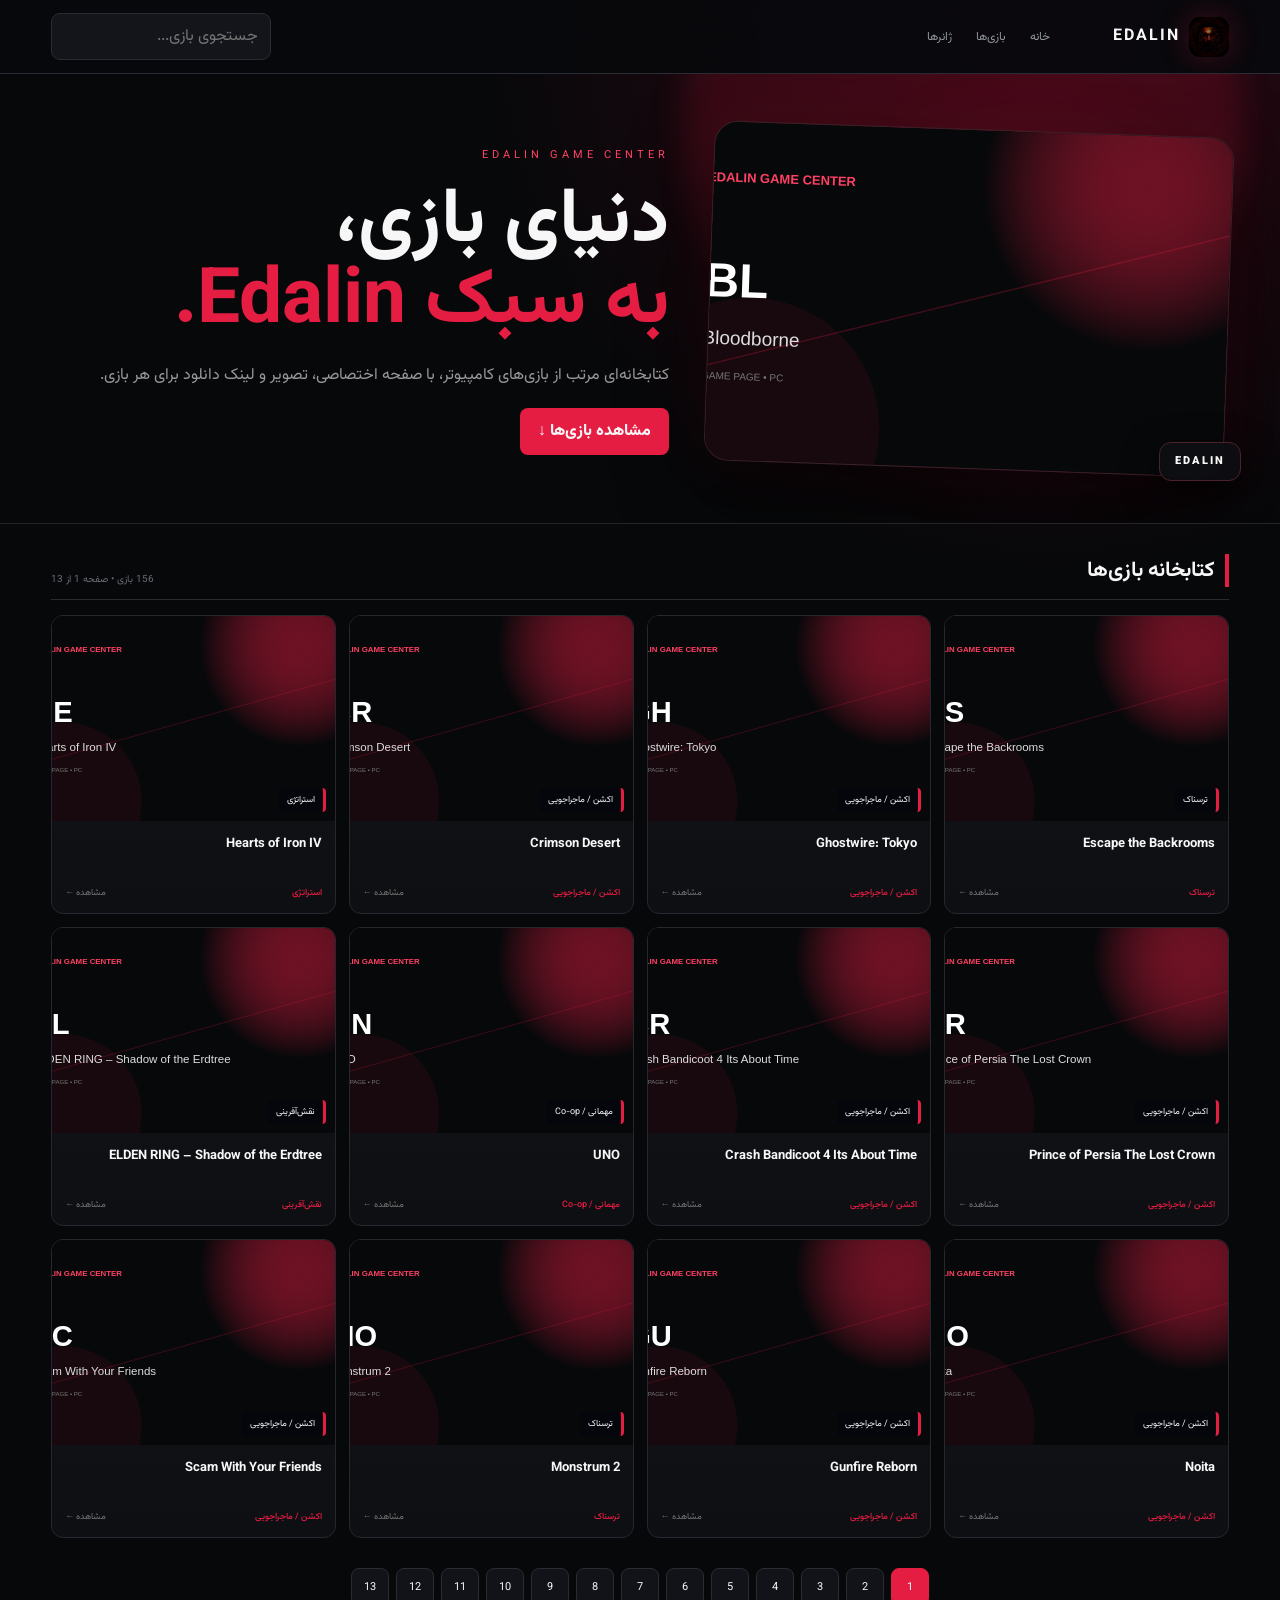
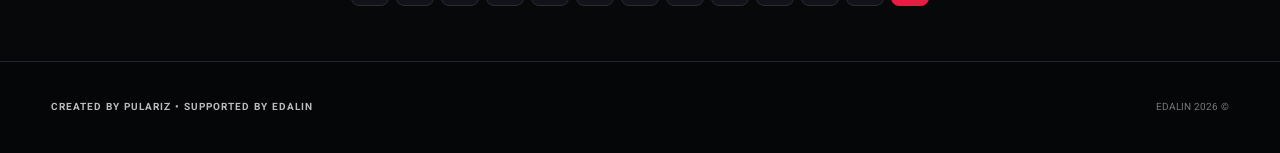
<file: index.html>
<!doctype html><html lang="fa" dir="rtl"><head><meta charset="utf-8"><meta name="viewport" content="width=device-width,initial-scale=1"><title>Edalin — کتابخانه بازی‌ها</title><link rel="icon" type="image/png" href="assets/favicon.png"><link rel="shortcut icon" type="image/png" href="assets/favicon.png"><style>
@import url("https://fonts.googleapis.com/css2?family=Vazirmatn:wght@400;500;600;700;800;900&display=swap");:root{--r:#e51d42;--r2:#ff4164;--bg:#07080a;--p:#101216;--l:#292c33;--m:#858995}*{box-sizing:border-box}html{scroll-behavior:smooth}body{margin:0;background:radial-gradient(circle at 82% 0,#300814,transparent 28%),var(--bg);color:#f7f7f8;font-family:Vazirmatn,Arial,sans-serif}a{text-decoration:none;color:inherit}button,input{font:inherit}.top{height:74px;position:sticky;top:0;z-index:100;display:flex;align-items:center;gap:18px;padding:0 4%;background:#08090ced;border-bottom:1px solid var(--l);backdrop-filter:blur(20px)}.logo{display:flex;align-items:center;gap:9px;min-width:150px}.logo img{width:40px;height:40px;border-radius:11px;object-fit:cover;box-shadow:0 0 30px #e51d4240}.logo b{letter-spacing:2px}.nav{display:flex;gap:2px;flex:1;overflow:auto}.nav a{padding:26px 11px;color:#92959d;font-size:12px;white-space:nowrap}.nav a:hover,.nav .active{color:#fff;border-bottom:3px solid var(--r)}.search{position:relative}.search input{width:220px;background:#13151a;border:1px solid var(--l);color:#fff;border-radius:9px;padding:10px 12px;outline:none}.results{position:absolute;top:46px;right:0;width:360px;max-height:420px;overflow:auto;background:#111319;border:1px solid #353840;border-radius:10px;box-shadow:0 20px 50px #000b;display:none}.results a{display:block;padding:11px 14px;border-bottom:1px solid #24272d}.results a:hover{background:#1b1d23}.results small{display:block;color:#777;font-size:9px;margin-top:3px}.btn{display:inline-flex;align-items:center;justify-content:center;background:var(--r);padding:11px 18px;border-radius:8px;font-weight:800;transition:.25s}.btn:hover{background:var(--r2);transform:translateY(-2px);box-shadow:0 10px 30px #e51d4235}.hero{min-height:450px;display:flex;align-items:center;position:relative;overflow:hidden;border-bottom:1px solid #22252b} .hero{gap:40px;padding:45px 4%}.heroIn{position:relative;z-index:2;flex:1;min-width:0}.heroArt{position:relative;z-index:2;width:min(42vw,520px);height:340px;flex:0 0 min(42vw,520px);display:flex;align-items:center;justify-content:center;overflow:visible}.heroArt img{width:100%;height:100%;object-fit:cover;border-radius:24px;border:1px solid #3a2028;box-shadow:0 30px 80px #000b,0 0 55px #e51d4220;transform:rotate(2deg);transition:transform .45s ease,box-shadow .45s ease}.heroArt:hover img{transform:rotate(0) scale(1.025);box-shadow:0 35px 90px #000d,0 0 70px #e51d4240}.heroArtBadge{position:absolute;right:-12px;bottom:-12px;background:#0d0e12eF;border:1px solid #4b222c;border-radius:12px;padding:10px 15px;font-size:11px;font-weight:900;letter-spacing:2px;box-shadow:0 12px 35px #000b}.heroGlow{position:absolute;width:280px;height:280px;border-radius:50%;background:#e51d4235;filter:blur(50px);right:12%;top:10%;animation:float 7s ease-in-out infinite;pointer-events:none}@media(max-width:800px){.hero{flex-direction:column-reverse;padding:35px 5%;gap:25px}.heroArt{width:min(90vw,520px);height:270px;flex-basis:270px}.heroIn{width:100%}}.hero:before{content:"";position:absolute;width:560px;height:560px;border-radius:50%;right:3%;top:-230px;background:#e51d4228;filter:blur(15px);animation:float 9s ease-in-out infinite}.heroIn,.wrap,.gamePage{width:min(1500px,92%);margin:auto;position:relative;z-index:2}.eyebrow{font-size:11px;color:var(--r2);letter-spacing:4px}.hero h1{font-size:clamp(45px,6vw,82px);line-height:1.05;margin:15px 0}.hero h1 span{color:var(--r)}.hero p{max-width:680px;color:#999;line-height:2}.head{display:flex;align-items:end;justify-content:space-between;padding:30px 0 12px;border-bottom:1px solid var(--l);margin-bottom:15px}.head h2{margin:0;border-right:4px solid var(--r);padding-right:10px;font-size:21px}.head span{font-size:10px;color:#686c75}.grid{display:grid;grid-template-columns:repeat(4,1fr);gap:13px}.card{background:linear-gradient(180deg,#13151a,#0d0f12);border:1px solid #25282f;border-radius:12px;overflow:hidden;opacity:0;animation:in .5s ease forwards;animation-delay:calc(var(--i)*35ms);transition:.25s}.card:hover{transform:translateY(-7px) scale(1.012);border-color:#e51d4275;box-shadow:0 20px 50px #0009}.cover{height:205px;position:relative;overflow:hidden;background:#0a0b0e}.cover img{width:100%;height:100%;object-fit:cover;display:block;transition:.5s}.card:hover .cover img{transform:scale(1.07)}.tag{position:absolute;right:9px;bottom:9px;background:#05060cdd;border-right:3px solid var(--r);padding:5px 8px;border-radius:4px;font-size:9px}.details{padding:13px}.details h3{font-size:13px;line-height:1.65;margin:0 0 9px;min-height:43px}.meta{display:flex;justify-content:space-between;color:#777;font-size:9px}.meta b{color:var(--r);font-weight:500}.pager{display:flex;justify-content:center;gap:7px;margin:30px 0}.pager a,.pager span{min-width:38px;height:38px;display:grid;place-items:center;background:#111319;border:1px solid #292c33;border-radius:8px;font-size:11px}.pager .current,.pager a:hover{background:var(--r);border-color:var(--r)}.genres{display:grid;grid-template-columns:repeat(4,1fr);gap:12px;margin:30px 0 60px}.genreBox{padding:25px;background:linear-gradient(135deg,#15171c,#0d0f12);border:1px solid var(--l);border-radius:12px;transition:.25s}.genreBox:hover{transform:translateY(-5px);border-color:#e51d4270}.gamePage{padding:25px 0 70px}.crumb{font-size:11px;color:#777;margin:15px 0 20px}.gameHero{display:grid;grid-template-columns:1.25fr .75fr;min-height:500px;background:var(--p);border:1px solid var(--l);border-radius:15px;overflow:hidden}.gameCover{min-height:500px;background:#090a0c}.gameCover img{width:100%;height:100%;object-fit:cover;display:block}.gameInfo{padding:55px}.gameInfo small{color:var(--r2);letter-spacing:2px}.gameInfo h1{font-size:44px;line-height:1.3;margin:15px 0}.tags{display:flex;flex-wrap:wrap;gap:7px;margin:20px 0}.tags span{background:#191b20;border:1px solid #2b2e35;padding:6px 9px;border-radius:6px;font-size:10px;color:#bbb}.gameInfo p{color:#999;line-height:2}.download{display:block;text-align:center;background:var(--r);padding:15px;border-radius:9px;margin-top:28px;font-weight:900;transition:.25s}.download:hover{background:var(--r2);transform:translateY(-3px)}.source{display:block;text-align:center;margin-top:10px;color:#777;font-size:10px}.infoGrid{display:grid;grid-template-columns:2fr 1fr;gap:13px;margin-top:15px}.infoBox{background:var(--p);border:1px solid var(--l);border-radius:12px;padding:24px}.infoBox h2,.infoBox h3{border-right:3px solid var(--r);padding-right:9px}.infoBox p{color:#8d9199;line-height:2;font-size:12px}footer{margin-top:55px;padding:38px 4%;background:#050608;border-top:1px solid #22252b;display:flex;justify-content:space-between;color:#777;font-size:10px}footer strong{color:#bbb;letter-spacing:1px}@keyframes in{to{opacity:1;transform:translateY(0)}}@keyframes float{50%{transform:translate(-30px,25px) scale(1.08)}}@media(max-width:1050px){.grid{grid-template-columns:repeat(3,1fr)}.gameHero{grid-template-columns:1fr}.gameCover{min-height:420px}.infoGrid{grid-template-columns:1fr}}@media(max-width:700px){.top{height:auto;flex-wrap:wrap;padding:9px 4%}.nav{order:3;flex-basis:100%}.nav a{padding:13px 8px}.search{flex:1}.search input{width:100%}.results{width:100%}.grid{grid-template-columns:repeat(2,1fr)}.gameInfo{padding:30px}.gameInfo h1{font-size:32px}footer{flex-direction:column;gap:12px}}@media(max-width:450px){.grid{grid-template-columns:1fr}.genres{grid-template-columns:1fr}.cover{height:230px}}
</style><style>.route{animation:in .35s ease both}.back{display:inline-flex;margin-bottom:14px;color:#aaa;font-size:12px}.genrebar{display:flex;flex-wrap:wrap;gap:8px;margin:12px 0 20px}.genrebar a{padding:8px 12px;border:1px solid #292c33;border-radius:8px;background:#101216;color:#aaa;font-size:11px}.genrebar a.active,.genrebar a:hover{border-color:#e51d42;color:#fff;background:#181015}</style></head><body><header class="top"><a class="logo" href="#home"><img src="assets/edalin-icon.png" onerror="this.src='assets/favicon.png'"><b>EDALIN</b></a><nav class="nav"><a href="#home">خانه</a><a href="#games">بازی‌ها</a><a href="#genres">ژانرها</a></nav><div class="search"><input id="search" placeholder="جستجوی بازی..." autocomplete="off"><div class="results" id="results"></div></div></header><div id="app"></div><footer><span>© 2026 EDALIN</span><strong>CREATED BY PULARIZ • SUPPORTED BY EDALIN</strong></footer><script>const GAMES=[{"slug": "escape-the-backrooms", "name": "Escape the Backrooms", "image": "https://gold-team.org/wp-content/uploads/Escape-the-Backrooms.webp", "download": "https://edge14.81.ir.cdn.ir/Online/EscapetheBackrooms", "source": "https://gold-team.org/?s=Escape%20the%20Backrooms", "genres": ["ترسناک"]}, {"slug": "ghostwire-tokyo", "name": "Ghostwire: Tokyo", "image": "https://gold-team.org/wp-content/uploads/Ghostwire-Tokyo.webp", "download": "https://edge14.81.ir.cdn.ir/Online/GhostwireTokyo", "source": "https://gold-team.org/?s=Ghostwire%3A%20Tokyo", "genres": ["اکشن / ماجراجویی"]}, {"slug": "crimson-desert", "name": "Crimson Desert", "image": "https://gold-team.org/wp-content/uploads/Crimson-Desert.webp", "download": "https://edge14.81.ir.cdn.ir/Online/CrimsonDesert", "source": "https://gold-team.org/?s=Crimson%20Desert", "genres": ["اکشن / ماجراجویی"]}, {"slug": "hearts-of-iron-iv", "name": "Hearts of Iron IV", "image": "https://gold-team.org/wp-content/uploads/Hearts-of-Iron-IV.webp", "download": "https://edge14.81.ir.cdn.ir/Online/HeartsofIronIV", "source": "https://gold-team.org/?s=Hearts%20of%20Iron%20IV", "genres": ["استراتژی"]}, {"slug": "prince-of-persia-the-lost-crown", "name": "Prince of Persia The Lost Crown", "image": "https://gold-team.org/wp-content/uploads/Prince-of-Persia-The-Lost-Crown.webp", "download": "https://edge14.81.ir.cdn.ir/Online/PrinceofPersiaTheLostCrown", "source": "https://gold-team.org/?s=Prince%20of%20Persia%20The%20Lost%20Crown", "genres": ["اکشن / ماجراجویی"]}, {"slug": "crash-bandicoot-4-its-about-time", "name": "Crash Bandicoot 4 Its About Time", "image": "https://gold-team.org/wp-content/uploads/Crash-Bandicoot-4-Its-About-Time.webp", "download": "https://edge14.81.ir.cdn.ir/Online/CrashBandicoot4ItsAboutTime", "source": "https://gold-team.org/?s=Crash%20Bandicoot%204%20Its%20About%20Time", "genres": ["اکشن / ماجراجویی"]}, {"slug": "uno", "name": "UNO", "image": "https://gold-team.org/wp-content/uploads/UNO.webp", "download": "https://edge14.81.ir.cdn.ir/Online/UNO", "source": "https://gold-team.org/?s=UNO", "genres": ["مهمانی / Co-op"]}, {"slug": "elden-ring-shadow-of-the-erdtree", "name": "ELDEN RING – Shadow of the Erdtree", "image": "https://gold-team.org/wp-content/uploads/ELDEN-RING-Shadow-of-the-Erdtree.webp", "download": "https://edge14.81.ir.cdn.ir/Online/ELDENRINGShadowoftheErdtree", "source": "https://gold-team.org/?s=ELDEN%20RING%20%E2%80%93%20Shadow%20of%20the%20Erdtree", "genres": ["نقش‌آفرینی"]}, {"slug": "noita", "name": "Noita", "image": "https://gold-team.org/wp-content/uploads/Noita.webp", "download": "https://edge14.81.ir.cdn.ir/Online/Noita", "source": "https://gold-team.org/?s=Noita", "genres": ["اکشن / ماجراجویی"]}, {"slug": "gunfire-reborn", "name": "Gunfire Reborn", "image": "https://gold-team.org/wp-content/uploads/Gunfire-Reborn.webp", "download": "https://edge14.81.ir.cdn.ir/Online/GunfireReborn", "source": "https://gold-team.org/?s=Gunfire%20Reborn", "genres": ["اکشن / ماجراجویی"]}, {"slug": "monstrum-2", "name": "Monstrum 2", "image": "https://gold-team.org/wp-content/uploads/Monstrum-2.webp", "download": "https://edge14.81.ir.cdn.ir/Online/Monstrum2", "source": "https://gold-team.org/?s=Monstrum%202", "genres": ["ترسناک"]}, {"slug": "scam-with-your-friends", "name": "Scam With Your Friends", "image": "https://gold-team.org/wp-content/uploads/Scam-With-Your-Friends.webp", "download": "https://edge14.81.ir.cdn.ir/Online/ScamWithYourFriends", "source": "https://gold-team.org/?s=Scam%20With%20Your%20Friends", "genres": ["اکشن / ماجراجویی"]}, {"slug": "spirit-island", "name": "Spirit Island", "image": "https://gold-team.org/wp-content/uploads/Spirit-Island.webp", "download": "https://edge14.81.ir.cdn.ir/Online/SpiritIsland", "source": "https://gold-team.org/?s=Spirit%20Island", "genres": ["استراتژی"]}, {"slug": "assassins-creed-iii", "name": "Assassins Creed III", "image": "https://gold-team.org/wp-content/uploads/Assassins-Creed-III.webp", "download": "https://edge14.81.ir.cdn.ir/Online/AssassinsCreedIII", "source": "https://gold-team.org/?s=Assassins%20Creed%20III", "genres": ["اکشن / ماجراجویی"]}, {"slug": "fifa-20", "name": "FIFA 20", "image": "https://gold-team.org/wp-content/uploads/FIFA-20.webp", "download": "https://edge14.81.ir.cdn.ir/Online/FIFA20", "source": "https://gold-team.org/?s=FIFA%2020", "genres": ["ورزشی / فایتینگ"]}, {"slug": "the-blood-of-dawnwalker", "name": "The Blood of Dawnwalker", "image": "https://gold-team.org/wp-content/uploads/images-1-copy-2.webp", "download": "https://edge14.81.ir.cdn.ir/Online/TheBloodofDawnwalker", "source": "https://gold-team.org/?s=The%20Blood%20of%20Dawnwalker", "genres": ["نقش‌آفرینی"]}, {"slug": "lego-voyagers", "name": "LEGO Voyagers", "image": "https://gold-team.org/wp-content/uploads/LEGO-Voyagers.webp", "download": "https://edge14.81.ir.cdn.ir/Online/LEGOVoyagers", "source": "https://gold-team.org/?s=LEGO%20Voyagers", "genres": ["اکشن / ماجراجویی"]}, {"slug": "elden-ring", "name": "ELDEN RING", "image": "https://gold-team.org/wp-content/uploads/ELDEN-RING.webp", "download": "https://edge14.81.ir.cdn.ir/Online/ELDENRING", "source": "https://gold-team.org/?s=ELDEN%20RING", "genres": ["نقش‌آفرینی"]}, {"slug": "inside", "name": "INSIDE", "image": "https://gold-team.org/wp-content/uploads/INSIDE.webp", "download": "https://edge14.81.ir.cdn.ir/Online/INSIDE", "source": "https://gold-team.org/?s=INSIDE", "genres": ["اکشن / ماجراجویی"]}, {"slug": "aragami-2", "name": "Aragami 2", "image": "https://gold-team.org/wp-content/uploads/Aragami-2.webp", "download": "https://edge14.81.ir.cdn.ir/Online/Aragami2", "source": "https://gold-team.org/?s=Aragami%202", "genres": ["اکشن / ماجراجویی"]}, {"slug": "human-fall-flat", "name": "Human Fall Flat", "image": "https://gold-team.org/wp-content/uploads/Human-Fall-Flat.webp", "download": "https://edge14.81.ir.cdn.ir/Online/HumanFallFlat", "source": "https://gold-team.org/?s=Human%20Fall%20Flat", "genres": ["اکشن / ماجراجویی"]}, {"slug": "dark-souls-ii-scholar-of-the-first-sin", "name": "Dark Souls II Scholar of the First Sin", "image": "https://gold-team.org/wp-content/uploads/Dark-Souls-II-Scholar-of-the-First-Sin.webp", "download": "https://edge14.81.ir.cdn.ir/Online/DarkSoulsIIScholaroftheFirstSin", "source": "https://gold-team.org/?s=Dark%20Souls%20II%20Scholar%20of%20the%20First%20Sin", "genres": ["نقش‌آفرینی"]}, {"slug": "dead-island-2-gold-edition", "name": "Dead Island 2: Gold Edition", "image": "https://gold-team.org/wp-content/uploads/Dead-Island-2-Gold-Edition.webp", "download": "https://edge14.81.ir.cdn.ir/Online/DeadIsland2GoldEdition", "source": "https://gold-team.org/?s=Dead%20Island%202%3A%20Gold%20Edition", "genres": ["اکشن / ماجراجویی"]}, {"slug": "horizon-forbidden-west", "name": "Horizon Forbidden West", "image": "https://gold-team.org/wp-content/uploads/Horizon-Forbidden-West.webp", "download": "https://edge14.81.ir.cdn.ir/Online/HorizonForbiddenWest", "source": "https://gold-team.org/?s=Horizon%20Forbidden%20West", "genres": ["اکشن / ماجراجویی"]}, {"slug": "soul-chained", "name": "Soul Chained", "image": "https://gold-team.org/wp-content/uploads/Soul-Chained.webp", "download": "https://edge14.81.ir.cdn.ir/Online/SoulChained", "source": "https://gold-team.org/?s=Soul%20Chained", "genres": ["اکشن / ماجراجویی"]}, {"slug": "dig-dig-die", "name": "Dig Dig Die", "image": "https://gold-team.org/wp-content/uploads/Dig-Dig-Die.webp", "download": "https://edge14.81.ir.cdn.ir/Online/DigDigDie", "source": "https://gold-team.org/?s=Dig%20Dig%20Die", "genres": ["اکشن / ماجراجویی"]}, {"slug": "star-wars-jedi-survivor", "name": "STAR WARS Jedi: Survivor", "image": "https://gold-team.org/wp-content/uploads/STAR-WARS-Jedi-Survivor.webp", "download": "https://edge14.81.ir.cdn.ir/Online/STARWARSJediSurvivor", "source": "https://gold-team.org/?s=STAR%20WARS%20Jedi%3A%20Survivor", "genres": ["اکشن / ماجراجویی"]}, {"slug": "clair-obscur-expedition-33", "name": "Clair Obscur: Expedition 33", "image": "https://gold-team.org/wp-content/uploads/Clair-Obscur-Expedition-33.webp", "download": "https://edge14.81.ir.cdn.ir/Online/ClairObscurExpedition33", "source": "https://gold-team.org/?s=Clair%20Obscur%3A%20Expedition%2033", "genres": ["اکشن / ماجراجویی"]}, {"slug": "iracing-studios-nascar-26", "name": "iRacing Studios NASCAR 26", "image": "https://gold-team.org/wp-content/uploads/iRacing-Studios-NASCAR-26.webp", "download": "https://edge03.81.ir.cdn.ir/Online/iRacingStudiosNASCAR26/", "source": "https://gold-team.org/?s=iRacing%20Studios%20NASCAR%2026", "genres": ["مسابقه‌ای"]}, {"slug": "marvel-rivals", "name": "Marvel Rivals", "image": "https://gold-team.org/wp-content/uploads/marvel-rivals-wq3mr-copy.webp", "download": "https://edge14.81.ir.cdn.ir/Online/MarvelRivals", "source": "https://gold-team.org/?s=Marvel%20Rivals", "genres": ["اکشن / ماجراجویی"]}, {"slug": "halo-campaign-evolved", "name": "Halo Campaign Evolved", "image": "https://gold-team.org/wp-content/uploads/Halo-Campaign-Evolved.webp", "download": "https://edge14.81.ir.cdn.ir/Online/HaloCampaignEvolved", "source": "https://gold-team.org/?s=Halo%20Campaign%20Evolved", "genres": ["اکشن / ماجراجویی"]}, {"slug": "company-of-heroes-3", "name": "Company of Heroes 3", "image": "https://gold-team.org/wp-content/uploads/Company-of-Heroes-3.webp", "download": "https://edge14.81.ir.cdn.ir/Online/CompanyofHeroes3", "source": "https://gold-team.org/?s=Company%20of%20Heroes%203", "genres": ["استراتژی"]}, {"slug": "the-cabin-game", "name": "The Cabin Game", "image": "https://gold-team.org/wp-content/uploads/The-Cabin-Game.webp", "download": "https://edge14.81.ir.cdn.ir/Online/TheCabinGame", "source": "https://gold-team.org/?s=The%20Cabin%20Game", "genres": ["اکشن / ماجراجویی"]}, {"slug": "dispatch", "name": "Dispatch", "image": "https://gold-team.org/wp-content/uploads/Dispatch.webp", "download": "https://edge14.81.ir.cdn.ir/Online/Dispatch", "source": "https://gold-team.org/?s=Dispatch", "genres": ["اکشن / ماجراجویی"]}, {"slug": "boat-together", "name": "Boat Together", "image": "https://gold-team.org/wp-content/uploads/Boat-Together.webp", "download": "https://edge14.81.ir.cdn.ir/Online/BoatTogether", "source": "https://gold-team.org/?s=Boat%20Together", "genres": ["مهمانی / Co-op"]}, {"slug": "hell-let-loose-vietnam", "name": "Hell Let Loose Vietnam", "image": "https://gold-team.org/wp-content/uploads/Hell-Let-Loose-Vietnam.webp", "download": "https://edge14.81.ir.cdn.ir/Online/HellLetLooseVietnam", "source": "https://gold-team.org/?s=Hell%20Let%20Loose%20Vietnam", "genres": ["اکشن / ماجراجویی"]}, {"slug": "invokyr", "name": "Invokyr", "image": "https://gold-team.org/wp-content/uploads/Invokyr.webp", "download": "https://edge14.81.ir.cdn.ir/Online/Invokyr", "source": "https://gold-team.org/?s=Invokyr", "genres": ["اکشن / ماجراجویی"]}, {"slug": "deceit-2", "name": "Deceit 2", "image": "https://gold-team.org/wp-content/uploads/Deceit-2.webp", "download": "https://edge14.81.ir.cdn.ir/Online/Deceit2", "source": "https://gold-team.org/?s=Deceit%202", "genres": ["ترسناک"]}, {"slug": "incident-commander", "name": "Incident Commander", "image": "https://gold-team.org/wp-content/uploads/Incident-Commander.webp", "download": "https://edge14.81.ir.cdn.ir/Online/IncidentCommander", "source": "https://gold-team.org/?s=Incident%20Commander", "genres": ["استراتژی"]}, {"slug": "schedule-i", "name": "Schedule I", "image": "https://gold-team.org/wp-content/uploads/Schedule-I.webp", "download": "https://edge14.81.ir.cdn.ir/Online/ScheduleI", "source": "https://gold-team.org/?s=Schedule%20I", "genres": ["اکشن / ماجراجویی"]}, {"slug": "big-walk", "name": "Big Walk", "image": "https://gold-team.org/wp-content/uploads/Big-Walk.webp", "download": "https://edge14.81.ir.cdn.ir/Online/BigWalk", "source": "https://gold-team.org/?s=Big%20Walk", "genres": ["اکشن / ماجراجویی"]}, {"slug": "call-of-duty-modern-warfare-4", "name": "Call of Duty: Modern Warfare 4", "image": "https://gold-team.org/wp-content/uploads/Call-of-Duty®-Modern-Warfare®-4.webp", "download": "https://edge14.81.ir.cdn.ir/Online/CallofDutyModernWarfare4", "source": "https://gold-team.org/?s=Call%20of%20Duty%3A%20Modern%20Warfare%204", "genres": ["شوتر"]}, {"slug": "cheaters-table", "name": "Cheaters Table", "image": "https://gold-team.org/wp-content/uploads/Cheaters-Table.webp", "download": "https://edge14.81.ir.cdn.ir/Online/CheatersTable", "source": "https://gold-team.org/?s=Cheaters%20Table", "genres": ["اکشن / ماجراجویی"]}, {"slug": "halloween-the-game", "name": "Halloween The Game", "image": "https://gold-team.org/wp-content/uploads/Halloween-The-Game.webp", "download": "https://edge14.81.ir.cdn.ir/Online/HalloweenTheGame", "source": "https://gold-team.org/?s=Halloween%20The%20Game", "genres": ["اکشن / ماجراجویی"]}, {"slug": "avatar-frontiers-of-pandora", "name": "Avatar: Frontiers of Pandora", "image": "https://gold-team.org/wp-content/uploads/Avatar-Frontiers-of-Pandora.webp", "download": "https://edge14.81.ir.cdn.ir/Online/AvatarFrontiersofPandora", "source": "https://gold-team.org/?s=Avatar%3A%20Frontiers%20of%20Pandora", "genres": ["اکشن / ماجراجویی"]}, {"slug": "marvel-tokon-fighting-souls", "name": "MARVEL Tokon Fighting Souls", "image": "https://gold-team.org/wp-content/uploads/MARVEL-Tokon-Fighting-Souls.webp", "download": "https://edge14.81.ir.cdn.ir/Online/MARVELTokonFightingSouls", "source": "https://gold-team.org/?s=MARVEL%20Tokon%20Fighting%20Souls", "genres": ["ورزشی / فایتینگ"]}, {"slug": "the-crew-motorfest", "name": "The Crew Motorfest", "image": "https://gold-team.org/wp-content/uploads/The-Crew-Motorfest.webp", "download": "https://edge14.81.ir.cdn.ir/Online/TheCrewMotorfest", "source": "https://gold-team.org/?s=The%20Crew%20Motorfest", "genres": ["مسابقه‌ای"]}, {"slug": "sitting-ducks", "name": "Sitting Ducks", "image": "https://gold-team.org/wp-content/uploads/Sitting-Ducks.webp", "download": "https://edge14.81.ir.cdn.ir/Online/SittingDucks", "source": "https://gold-team.org/?s=Sitting%20Ducks", "genres": ["اکشن / ماجراجویی"]}, {"slug": "metal-gear-solid-peace-walker-master", "name": "METAL GEAR SOLID Peace Walker Master", "image": "https://gold-team.org/wp-content/uploads/METAL-GEAR-SOLID-Peace-Walker-Master.webp", "download": "https://edge14.81.ir.cdn.ir/Online/METALGEARSOLIDPeaceWalkerMaster", "source": "https://gold-team.org/?s=METAL%20GEAR%20SOLID%20Peace%20Walker%20Master", "genres": ["شوتر"]}, {"slug": "moving-out-2", "name": "Moving Out 2", "image": "https://gold-team.org/wp-content/uploads/Moving-Out-2.webp", "download": "https://edge14.81.ir.cdn.ir/Online/MovingOut2", "source": "https://gold-team.org/?s=Moving%20Out%202", "genres": ["مهمانی / Co-op"]}, {"slug": "project-breakout", "name": "Project Breakout", "image": "https://gold-team.org/wp-content/uploads/Project-Breakout.webp", "download": "https://edge14.81.ir.cdn.ir/Online/ProjectBreakout", "source": "https://gold-team.org/?s=Project%20Breakout", "genres": ["اکشن / ماجراجویی"]}, {"slug": "rust", "name": "Rust", "image": "https://gold-team.org/wp-content/uploads/Rust.webp", "download": "https://edge14.81.ir.cdn.ir/Online/Rust", "source": "https://gold-team.org/?s=Rust", "genres": ["اکشن / ماجراجویی"]}, {"slug": "everrail", "name": "EverRail", "image": "https://gold-team.org/wp-content/uploads/EverRail.webp", "download": "https://edge14.81.ir.cdn.ir/Online/EverRail", "source": "https://gold-team.org/?s=EverRail", "genres": ["اکشن / ماجراجویی"]}, {"slug": "backrooms-code-yellow", "name": "Backrooms Code Yellow", "image": "https://gold-team.org/wp-content/uploads/Backrooms-Code-Yellow.webp", "download": "https://edge14.81.ir.cdn.ir/Online/BackroomsCodeYellow", "source": "https://gold-team.org/?s=Backrooms%20Code%20Yellow", "genres": ["ترسناک"]}, {"slug": "raft", "name": "Raft", "image": "https://gold-team.org/wp-content/uploads/Raft.webp", "download": "https://edge14.81.ir.cdn.ir/Online/Raft", "source": "https://gold-team.org/?s=Raft", "genres": ["اکشن / ماجراجویی"]}, {"slug": "apex-legends", "name": "Apex Legends", "image": "https://gold-team.org/wp-content/webp-express/webp-images/uploads/apex-legends-upheaval-Steam.Backup.jpg.webp", "download": "https://edge14.81.ir.cdn.ir/Online/ApexLegends", "source": "https://gold-team.org/?s=Apex%20Legends", "genres": ["شوتر"]}, {"slug": "elden-ring-tarnished-pack", "name": "ELDEN RING – Tarnished Pack", "image": "https://gold-team.org/wp-content/uploads/ELDEN-RING-Tarnished-Pack.webp", "download": "https://edge14.81.ir.cdn.ir/Online/ELDENRINGTarnishedPack", "source": "https://gold-team.org/?s=ELDEN%20RING%20%E2%80%93%20Tarnished%20Pack", "genres": ["نقش‌آفرینی"]}, {"slug": "shift-at-midnight", "name": "Shift At Midnight", "image": "https://gold-team.org/wp-content/uploads/Shift-At-Midnight.webp", "download": "https://edge14.81.ir.cdn.ir/Online/ShiftAtMidnight", "source": "https://gold-team.org/?s=Shift%20At%20Midnight", "genres": ["اکشن / ماجراجویی"]}, {"slug": "project-zomboid", "name": "Project Zomboid", "image": "https://gold-team.org/wp-content/uploads/Project-Zomboid.webp", "download": "https://edge14.81.ir.cdn.ir/Online/ProjectZomboid", "source": "https://gold-team.org/?s=Project%20Zomboid", "genres": ["اکشن / ماجراجویی"]}, {"slug": "metal-eden", "name": "METAL EDEN", "image": "https://gold-team.org/wp-content/uploads/METAL-EDEN.webp", "download": "https://edge14.81.ir.cdn.ir/Online/METALEDEN", "source": "https://gold-team.org/?s=METAL%20EDEN", "genres": ["اکشن / ماجراجویی"]}, {"slug": "deep-rock-galactic", "name": "Deep Rock Galactic", "image": "https://gold-team.org/wp-content/uploads/Deep-Rock-Galactic.webp", "download": "https://edge14.81.ir.cdn.ir/Online/DeepRockGalactic", "source": "https://gold-team.org/?s=Deep%20Rock%20Galactic", "genres": ["اکشن / ماجراجویی"]}, {"slug": "perennial-order", "name": "Perennial Order", "image": "https://gold-team.org/wp-content/uploads/Perennial-Order.webp", "download": "https://edge14.81.ir.cdn.ir/Online/PerennialOrder", "source": "https://gold-team.org/?s=Perennial%20Order", "genres": ["نقش‌آفرینی"]}, {"slug": "call-of-duty-warzone-2", "name": "Call of Duty: Warzone 2", "image": "https://gold-team.org/wp-content/webp-express/webp-images/uploads/warzone2.jpg.webp", "download": "https://edge14.81.ir.cdn.ir/Online/CallofDutyWarzone2", "source": "https://gold-team.org/?s=Call%20of%20Duty%3A%20Warzone%202", "genres": ["شوتر"]}, {"slug": "dragon-age-the-veilguard", "name": "Dragon Age The Veilguard", "image": "https://gold-team.org/wp-content/uploads/Dragon-Age-The-Veilguard.webp", "download": "https://edge14.81.ir.cdn.ir/Online/DragonAgeTheVeilguard", "source": "https://gold-team.org/?s=Dragon%20Age%20The%20Veilguard", "genres": ["نقش‌آفرینی"]}, {"slug": "ruse", "name": "RUSE", "image": "https://gold-team.org/wp-content/uploads/RUSE.webp", "download": "https://edge14.81.ir.cdn.ir/Online/RUSE", "source": "https://gold-team.org/?s=RUSE", "genres": ["استراتژی"]}, {"slug": "indiana-jones-and-the-great-circle", "name": "Indiana Jones and the Great Circle", "image": "https://gold-team.org/wp-content/uploads/Indiana-Jones-and-the-Great-Circle.webp", "download": "https://edge14.81.ir.cdn.ir/Online/IndianaJonesandtheGreatCircle", "source": "https://gold-team.org/?s=Indiana%20Jones%20and%20the%20Great%20Circle", "genres": ["اکشن / ماجراجویی"]}, {"slug": "escape-first-2", "name": "Escape First 2", "image": "https://gold-team.org/wp-content/uploads/Escape-First-2.webp", "download": "https://edge14.81.ir.cdn.ir/Online/EscapeFirst2", "source": "https://gold-team.org/?s=Escape%20First%202", "genres": ["اکشن / ماجراجویی"]}, {"slug": "gears-of-war-e-day", "name": "Gears of War E-Day", "image": "https://gold-team.org/wp-content/uploads/Gears-of-War-E-Day.webp", "download": "https://edge14.81.ir.cdn.ir/Online/GearsofWarEDay", "source": "https://gold-team.org/?s=Gears%20of%20War%20E-Day", "genres": ["اکشن / ماجراجویی"]}, {"slug": "far-cry-3", "name": "Far Cry 3", "image": "https://gold-team.org/wp-content/uploads/Far-Cry-3.webp", "download": "https://edge14.81.ir.cdn.ir/Online/FarCry3", "source": "https://gold-team.org/?s=Far%20Cry%203", "genres": ["شوتر"]}, {"slug": "elden-ring-nightreign", "name": "ELDEN RING NIGHTREIGN", "image": "https://gold-team.org/wp-content/uploads/ELDEN-RING-NIGHTREIGN.webp", "download": "https://edge14.81.ir.cdn.ir/Online/ELDENRINGNIGHTREIGN", "source": "https://gold-team.org/?s=ELDEN%20RING%20NIGHTREIGN", "genres": ["نقش‌آفرینی"]}, {"slug": "over-the-hill", "name": "over the hill", "image": "https://gold-team.org/wp-content/uploads/over-the-hill.webp", "download": "https://edge14.81.ir.cdn.ir/Online/overthehill", "source": "https://gold-team.org/?s=over%20the%20hill", "genres": ["اکشن / ماجراجویی"]}, {"slug": "dino-party", "name": "Dino Party", "image": "https://gold-team.org/wp-content/uploads/Dino-Party.webp", "download": "https://edge14.81.ir.cdn.ir/Online/DinoParty", "source": "https://gold-team.org/?s=Dino%20Party", "genres": ["مهمانی / Co-op"]}, {"slug": "crawl", "name": "Crawl", "image": "https://gold-team.org/wp-content/uploads/Crawl.webp", "download": "https://edge14.81.ir.cdn.ir/Online/Crawl", "source": "https://gold-team.org/?s=Crawl", "genres": ["اکشن / ماجراجویی"]}, {"slug": "dying-light-the-beast", "name": "Dying Light: The Beast", "image": "https://gold-team.org/wp-content/uploads/Dying-Light-The-Beast.webp", "download": "https://edge14.81.ir.cdn.ir/Online/DyingLightTheBeast", "source": "https://gold-team.org/?s=Dying%20Light%3A%20The%20Beast", "genres": ["اکشن / ماجراجویی"]}, {"slug": "a-smithing-game", "name": "A Smithing Game", "image": "https://gold-team.org/wp-content/uploads/A-Smithing-Game.webp", "download": "https://edge14.81.ir.cdn.ir/Online/ASmithingGame", "source": "https://gold-team.org/?s=A%20Smithing%20Game", "genres": ["اکشن / ماجراجویی"]}, {"slug": "satisfactory", "name": "Satisfactory", "image": "https://gold-team.org/wp-content/uploads/Satisfactory.webp", "download": "https://edge14.81.ir.cdn.ir/Online/Satisfactory", "source": "https://gold-team.org/?s=Satisfactory", "genres": ["اکشن / ماجراجویی"]}, {"slug": "dauntless", "name": "Dauntless", "image": "https://gold-team.org/wp-content/uploads/Dauntless.webp", "download": "https://edge14.81.ir.cdn.ir/Online/Dauntless", "source": "https://gold-team.org/?s=Dauntless", "genres": ["اکشن / ماجراجویی"]}, {"slug": "red-dead-redemption-2", "name": "Red Dead Redemption 2", "image": "https://gold-team.org/wp-content/uploads/Red-Dead-Redemption-2.webp", "download": "https://edge14.81.ir.cdn.ir/Online/RedDeadRedemption2", "source": "https://gold-team.org/?s=Red%20Dead%20Redemption%202", "genres": ["اکشن / ماجراجویی"]}, {"slug": "the-last-of-us-part-ii-remastered", "name": "The Last of Us Part II Remastered", "image": "https://gold-team.org/wp-content/uploads/The-Last-of-Us-Part-II-Remastered.webp", "download": "https://edge14.81.ir.cdn.ir/Online/TheLastofUsPartIIRemastered", "source": "https://gold-team.org/?s=The%20Last%20of%20Us%20Part%20II%20Remastered", "genres": ["اکشن / ماجراجویی"]}, {"slug": "needle-in-a-haystack", "name": "Needle In A Haystack", "image": "https://gold-team.org/wp-content/uploads/Needle-In-A-Haystack-.webp", "download": "https://edge14.81.ir.cdn.ir/Online/NeedleInAHaystack", "source": "https://gold-team.org/?s=Needle%20In%20A%20Haystack", "genres": ["اکشن / ماجراجویی"]}, {"slug": "romestead", "name": "Romestead", "image": "https://gold-team.org/wp-content/uploads/Romestead.webp", "download": "https://edge14.81.ir.cdn.ir/Online/Romestead", "source": "https://gold-team.org/?s=Romestead", "genres": ["اکشن / ماجراجویی"]}, {"slug": "sons-of-the-forest", "name": "Sons Of The Forest", "image": "https://gold-team.org/wp-content/uploads/Sons-Of-The-Forest.webp", "download": "https://edge14.81.ir.cdn.ir/Online/SonsOfTheForest", "source": "https://gold-team.org/?s=Sons%20Of%20The%20Forest", "genres": ["اکشن / ماجراجویی"]}, {"slug": "dying-light-2-stay-human", "name": "Dying Light 2 Stay Human", "image": "https://gold-team.org/wp-content/uploads/Dying-Light-2-Stay-Human.webp", "download": "https://edge14.81.ir.cdn.ir/Online/DyingLight2StayHuman", "source": "https://gold-team.org/?s=Dying%20Light%202%20Stay%20Human", "genres": ["اکشن / ماجراجویی"]}, {"slug": "peak", "name": "PEAK", "image": "https://gold-team.org/wp-content/uploads/PEAK.webp", "download": "https://edge14.81.ir.cdn.ir/Online/PEAK", "source": "https://gold-team.org/?s=PEAK", "genres": ["اکشن / ماجراجویی"]}, {"slug": "farming-simulator-22", "name": "Farming Simulator 22", "image": "https://gold-team.org/wp-content/uploads/Farming-Simulator-22.webp", "download": "https://edge14.81.ir.cdn.ir/Online/FarmingSimulator22", "source": "https://gold-team.org/?s=Farming%20Simulator%2022", "genres": ["شبیه‌سازی"]}, {"slug": "mall-rivals", "name": "Mall Rivals", "image": "https://gold-team.org/wp-content/uploads/Mall-Rivals.webp", "download": "https://edge14.81.ir.cdn.ir/Online/MallRivals", "source": "https://gold-team.org/?s=Mall%20Rivals", "genres": ["مهمانی / Co-op"]}, {"slug": "ragnarock", "name": "Ragnarock", "image": "https://gold-team.org/wp-content/uploads/Ragnarock.webp", "download": "https://edge14.81.ir.cdn.ir/Online/Ragnarock", "source": "https://gold-team.org/?s=Ragnarock", "genres": ["اکشن / ماجراجویی"]}, {"slug": "ninja-gaiden-2-black", "name": "NINJA GAIDEN 2 Black", "image": "https://gold-team.org/wp-content/uploads/NINJA-GAIDEN-2-Black.webp", "download": "https://edge14.81.ir.cdn.ir/Online/NINJAGAIDEN2Black", "source": "https://gold-team.org/?s=NINJA%20GAIDEN%202%20Black", "genres": ["اکشن / ماجراجویی"]}, {"slug": "the-long-drive", "name": "The Long Drive", "image": "https://gold-team.org/wp-content/uploads/The-Long-Drive.webp", "download": "https://edge14.81.ir.cdn.ir/Online/TheLongDrive", "source": "https://gold-team.org/?s=The%20Long%20Drive", "genres": ["اکشن / ماجراجویی"]}, {"slug": "valheim", "name": "Valheim", "image": "https://gold-team.org/wp-content/uploads/Valheim.webp", "download": "https://edge14.81.ir.cdn.ir/Online/Valheim", "source": "https://gold-team.org/?s=Valheim", "genres": ["نقش‌آفرینی"]}, {"slug": "meta-ghost-breaking-show", "name": "Meta Ghost: Breaking Show", "image": "https://gold-team.org/wp-content/uploads/Meta-Ghost-Breaking-Show.webp", "download": "https://edge14.81.ir.cdn.ir/Online/MetaGhostBreakingShow", "source": "https://gold-team.org/?s=Meta%20Ghost%3A%20Breaking%20Show", "genres": ["اکشن / ماجراجویی"]}, {"slug": "machine-party", "name": "Machine Party", "image": "https://gold-team.org/wp-content/uploads/Machine-Party.webp", "download": "https://edge14.81.ir.cdn.ir/Online/MachineParty", "source": "https://gold-team.org/?s=Machine%20Party", "genres": ["مهمانی / Co-op"]}, {"slug": "inside-the-backrooms", "name": "Inside the Backrooms", "image": "https://gold-team.org/wp-content/uploads/Inside-the-Backrooms.webp", "download": "https://edge14.81.ir.cdn.ir/Online/InsidetheBackrooms", "source": "https://gold-team.org/?s=Inside%20the%20Backrooms", "genres": ["ترسناک"]}, {"slug": "gladio-mori", "name": "Gladio Mori", "image": "https://gold-team.org/wp-content/uploads/Gladio-Mori.webp", "download": "https://edge14.81.ir.cdn.ir/Online/GladioMori", "source": "https://gold-team.org/?s=Gladio%20Mori", "genres": ["اکشن / ماجراجویی"]}, {"slug": "deep-dish-dungeon", "name": "Deep Dish Dungeon", "image": "https://gold-team.org/wp-content/uploads/Deep-Dish-Dungeon.webp", "download": "https://edge14.81.ir.cdn.ir/Online/DeepDishDungeon", "source": "https://gold-team.org/?s=Deep%20Dish%20Dungeon", "genres": ["اکشن / ماجراجویی"]}, {"slug": "pubg", "name": "PUBG", "image": "https://gold-team.org/wp-content/webp-express/webp-images/uploads/pubg.battlegrounds.jpg.webp", "download": "https://edge14.81.ir.cdn.ir/Online/PUBG", "source": "https://gold-team.org/?s=PUBG", "genres": ["شوتر"]}, {"slug": "bloodborne", "name": "Bloodborne", "image": "https://gold-team.org/wp-content/uploads/pc_bloodborne-e1792502689729.webp", "download": "https://edge14.81.ir.cdn.ir/Online/Bloodborne", "source": "https://gold-team.org/?s=Bloodborne", "genres": ["نقش‌آفرینی"]}, {"slug": "viractal-will-you-trust-your-party", "name": "Viractal Will You Trust Your Party", "image": "https://gold-team.org/wp-content/uploads/Viractal-Will-You-Trust-Your-Party.webp", "download": "https://edge14.81.ir.cdn.ir/Online/ViractalWillYouTrustYourParty", "source": "https://gold-team.org/?s=Viractal%20Will%20You%20Trust%20Your%20Party", "genres": ["مهمانی / Co-op"]}, {"slug": "fifa-21", "name": "FIFA 21", "image": "https://gold-team.org/wp-content/uploads/FIFA-21.webp", "download": "https://edge14.81.ir.cdn.ir/Online/FIFA21", "source": "https://gold-team.org/?s=FIFA%2021", "genres": ["ورزشی / فایتینگ"]}, {"slug": "tropico-6", "name": "Tropico 6", "image": "https://gold-team.org/wp-content/uploads/Tropico-6.webp", "download": "https://edge14.81.ir.cdn.ir/Online/Tropico6", "source": "https://gold-team.org/?s=Tropico%206", "genres": ["استراتژی"]}, {"slug": "assassin-s-creed-black-flag-resynced", "name": "Assassin’s Creed Black Flag Resynced", "image": "https://gold-team.org/wp-content/uploads/Assassin-s-Creed-Black-Flag-Resynced.webp", "download": "https://edge14.81.ir.cdn.ir/Online/AssassinsCreedBlackFlagResynced", "source": "https://gold-team.org/?s=Assassin%E2%80%99s%20Creed%20Black%20Flag%20Resynced", "genres": ["اکشن / ماجراجویی"]}, {"slug": "deadbolt", "name": "DEADBOLT", "image": "https://gold-team.org/wp-content/uploads/DEADBOLT.webp", "download": "https://edge14.81.ir.cdn.ir/Online/DEADBOLT", "source": "https://gold-team.org/?s=DEADBOLT", "genres": ["ترسناک"]}, {"slug": "keep-digging", "name": "Keep Digging", "image": "https://gold-team.org/wp-content/uploads/Keep-Digging.webp", "download": "https://edge14.81.ir.cdn.ir/Online/KeepDigging", "source": "https://gold-team.org/?s=Keep%20Digging", "genres": ["اکشن / ماجراجویی"]}, {"slug": "delta-force", "name": "Delta Force", "image": "https://gold-team.org/wp-content/uploads/delta-force-17piz-copy.webp", "download": "https://edge14.81.ir.cdn.ir/Online/DeltaForce", "source": "https://gold-team.org/?s=Delta%20Force", "genres": ["شوتر"]}, {"slug": "need-for-speed-hot-pursuit-remastered", "name": "Need for Speed Hot Pursuit Remastered", "image": "https://gold-team.org/wp-content/uploads/Need-for-Speed-Hot-Pursuit-Remastered.webp", "download": "https://edge14.81.ir.cdn.ir/Online/NeedforSpeedHotPursuitRemastered", "source": "https://gold-team.org/?s=Need%20for%20Speed%20Hot%20Pursuit%20Remastered", "genres": ["مسابقه‌ای"]}, {"slug": "happy-wheels", "name": "Happy Wheels", "image": "https://gold-team.org/wp-content/uploads/Happy-Wheels.webp", "download": "https://edge14.81.ir.cdn.ir/Online/HappyWheels", "source": "https://gold-team.org/?s=Happy%20Wheels", "genres": ["اکشن / ماجراجویی"]}, {"slug": "party-animals", "name": "Party Animals", "image": "https://gold-team.org/wp-content/uploads/Party-Animals.webp", "download": "https://edge14.81.ir.cdn.ir/Online/PartyAnimals", "source": "https://gold-team.org/?s=Party%20Animals", "genres": ["مهمانی / Co-op"]}, {"slug": "dreadline-net-quota", "name": "Dreadline Net Quota", "image": "https://gold-team.org/wp-content/uploads/Dreadline-Net-Quota.webp", "download": "https://edge14.81.ir.cdn.ir/Online/DreadlineNetQuota", "source": "https://gold-team.org/?s=Dreadline%20Net%20Quota", "genres": ["اکشن / ماجراجویی"]}, {"slug": "age-of-empires-iii-definitive-edition", "name": "Age of Empires III Definitive Edition", "image": "https://gold-team.org/wp-content/uploads/Age-of-Empires-III-Definitive-Edition.webp", "download": "https://edge14.81.ir.cdn.ir/Online/AgeofEmpiresIIIDefinitiveEdition", "source": "https://gold-team.org/?s=Age%20of%20Empires%20III%20Definitive%20Edition", "genres": ["استراتژی"]}, {"slug": "heave-ho-2", "name": "Heave Ho 2", "image": "https://gold-team.org/wp-content/uploads/Heave-Ho-2.webp", "download": "https://edge14.81.ir.cdn.ir/Online/HeaveHo2", "source": "https://gold-team.org/?s=Heave%20Ho%202", "genres": ["مهمانی / Co-op"]}, {"slug": "phasmophobia", "name": "Phasmophobia", "image": "https://gold-team.org/wp-content/uploads/Phasmophobia.webp", "download": "https://edge14.81.ir.cdn.ir/Online/Phasmophobia", "source": "https://gold-team.org/?s=Phasmophobia", "genres": ["ترسناک"]}, {"slug": "pyramidion", "name": "Pyramidion", "image": "https://gold-team.org/wp-content/uploads/Pyramidion.webp", "download": "https://edge14.81.ir.cdn.ir/Online/Pyramidion", "source": "https://gold-team.org/?s=Pyramidion", "genres": ["اکشن / ماجراجویی"]}, {"slug": "total-war-three-kingdoms", "name": "Total War: Three Kingdoms", "image": "https://gold-team.org/wp-content/uploads/Total-War-Three-Kingdoms.webp", "download": "https://edge14.81.ir.cdn.ir/Online/TotalWarThreeKingdoms", "source": "https://gold-team.org/?s=Total%20War%3A%20Three%20Kingdoms", "genres": ["استراتژی"]}, {"slug": "speedrunners-2-king-of-speed", "name": "SpeedRunners 2 King of Speed", "image": "https://gold-team.org/wp-content/uploads/SpeedRunners-2-King-of-Speed.webp", "download": "https://edge14.81.ir.cdn.ir/Online/SpeedRunners2KingofSpeed", "source": "https://gold-team.org/?s=SpeedRunners%202%20King%20of%20Speed", "genres": ["اکشن / ماجراجویی"]}, {"slug": "lost-records-bloom-rage", "name": "Lost Records: Bloom & Rage", "image": "https://gold-team.org/wp-content/uploads/Lost-Records-Bloom-Rage.webp", "download": "https://edge14.81.ir.cdn.ir/Online/LostRecordsBloomRage", "source": "https://gold-team.org/?s=Lost%20Records%3A%20Bloom%20%26%20Rage", "genres": ["اکشن / ماجراجویی"]}, {"slug": "r-e-p-o", "name": "R.E.P.O.", "image": "https://gold-team.org/wp-content/uploads/R-E-P-O.webp", "download": "https://edge14.81.ir.cdn.ir/Online/REPO", "source": "https://gold-team.org/?s=R.E.P.O.", "genres": ["اکشن / ماجراجویی"]}, {"slug": "gtfo", "name": "GTFO", "image": "https://gold-team.org/wp-content/uploads/GTFO.webp", "download": "https://edge14.81.ir.cdn.ir/Online/GTFO", "source": "https://gold-team.org/?s=GTFO", "genres": ["اکشن / ماجراجویی"]}, {"slug": "we-are-so-dead", "name": "WE ARE SO DEAD", "image": "https://gold-team.org/wp-content/uploads/WE-ARE-SO-DEAD.webp", "download": "https://edge14.81.ir.cdn.ir/Online/WEARESODEAD", "source": "https://gold-team.org/?s=WE%20ARE%20SO%20DEAD", "genres": ["اکشن / ماجراجویی"]}, {"slug": "wildmender", "name": "Wildmender", "image": "https://gold-team.org/wp-content/uploads/Wildmender.webp", "download": "https://edge14.81.ir.cdn.ir/Online/Wildmender", "source": "https://gold-team.org/?s=Wildmender", "genres": ["اکشن / ماجراجویی"]}, {"slug": "silent-hill-townfall", "name": "SILENT HILL: Townfall", "image": "https://gold-team.org/wp-content/uploads/silent_hill-_townfall_-_deluxe_edition.webp", "download": "https://edge14.81.ir.cdn.ir/Online/SILENTHILLTownfall", "source": "https://gold-team.org/?s=SILENT%20HILL%3A%20Townfall", "genres": ["ترسناک"]}, {"slug": "friendly-steps", "name": "Friendly Steps", "image": "https://gold-team.org/wp-content/uploads/Friendly-Steps.webp", "download": "https://edge14.81.ir.cdn.ir/Online/FriendlySteps", "source": "https://gold-team.org/?s=Friendly%20Steps", "genres": ["مهمانی / Co-op"]}, {"slug": "among-us", "name": "Among Us", "image": "https://gold-team.org/wp-content/uploads/Among-Us.webp", "download": "https://edge14.81.ir.cdn.ir/Online/AmongUs", "source": "https://gold-team.org/?s=Among%20Us", "genres": ["مهمانی / Co-op"]}, {"slug": "resident-evil-4-remake", "name": "Resident Evil 4 Remake", "image": "https://gold-team.org/wp-content/uploads/Resident-Evil-4-Remake.webp", "download": "https://edge14.81.ir.cdn.ir/Online/ResidentEvil4Remake", "source": "https://gold-team.org/?s=Resident%20Evil%204%20Remake", "genres": ["اکشن / ماجراجویی"]}, {"slug": "bloodspill", "name": "Bloodspill", "image": "https://gold-team.org/wp-content/uploads/Bloodspill.webp", "download": "https://edge14.81.ir.cdn.ir/Online/Bloodspill", "source": "https://gold-team.org/?s=Bloodspill", "genres": ["ترسناک"]}, {"slug": "plains-of-pain", "name": "Plains of Pain", "image": "https://gold-team.org/wp-content/uploads/Plains-of-Pain.webp", "download": "https://edge14.81.ir.cdn.ir/Online/PlainsofPain", "source": "https://gold-team.org/?s=Plains%20of%20Pain", "genres": ["اکشن / ماجراجویی"]}, {"slug": "stick-fights", "name": "Stick Fights", "image": "https://gold-team.org/wp-content/uploads/Stick-Fights.webp", "download": "https://edge14.81.ir.cdn.ir/Online/StickFights", "source": "https://gold-team.org/?s=Stick%20Fights", "genres": ["اکشن / ماجراجویی"]}, {"slug": "cronos-the-new-dawn", "name": "Cronos: The New Dawn", "image": "https://gold-team.org/wp-content/uploads/Cronos-The-New-Dawn.webp", "download": "https://edge14.81.ir.cdn.ir/Online/CronosTheNewDawn", "source": "https://gold-team.org/?s=Cronos%3A%20The%20New%20Dawn", "genres": ["اکشن / ماجراجویی"]}, {"slug": "core-keeper", "name": "Core Keeper", "image": "https://gold-team.org/wp-content/uploads/Core-Keeper.webp", "download": "https://edge14.81.ir.cdn.ir/Online/CoreKeeper", "source": "https://gold-team.org/?s=Core%20Keeper", "genres": ["اکشن / ماجراجویی"]}, {"slug": "subnautica-below-zero", "name": "Subnautica Below Zero", "image": "https://gold-team.org/wp-content/uploads/Subnautica-Below-Zero.webp", "download": "https://edge14.81.ir.cdn.ir/Online/SubnauticaBelowZero", "source": "https://gold-team.org/?s=Subnautica%20Below%20Zero", "genres": ["اکشن / ماجراجویی"]}, {"slug": "silent-hill-f", "name": "SILENT HILL f", "image": "https://gold-team.org/wp-content/uploads/SILENT-HILL-f.webp", "download": "https://edge14.81.ir.cdn.ir/Online/SILENTHILLf", "source": "https://gold-team.org/?s=SILENT%20HILL%20f", "genres": ["ترسناک"]}, {"slug": "call-of-duty-modern-warfare-2019", "name": "Call of Duty: Modern Warfare 2019", "image": "https://gold-team.org/wp-content/uploads/Call-of-Duty-Modern-Warfare-2019.webp", "download": "https://edge14.81.ir.cdn.ir/Online/CallofDutyModernWarfare2019", "source": "https://gold-team.org/?s=Call%20of%20Duty%3A%20Modern%20Warfare%202019", "genres": ["شوتر"]}, {"slug": "lethal-company", "name": "Lethal Company", "image": "https://gold-team.org/wp-content/uploads/Lethal-Company.webp", "download": "https://edge14.81.ir.cdn.ir/Online/LethalCompany", "source": "https://gold-team.org/?s=Lethal%20Company", "genres": ["ترسناک"]}, {"slug": "polterguys-possession-party", "name": "Polterguys: Possession Party", "image": "https://gold-team.org/wp-content/uploads/Polterguys-Possession-Party.webp", "download": "https://edge14.81.ir.cdn.ir/Online/PolterguysPossessionParty", "source": "https://gold-team.org/?s=Polterguys%3A%20Possession%20Party", "genres": ["ترسناک"]}, {"slug": "papers-please", "name": "Papers, Please", "image": "https://gold-team.org/wp-content/uploads/Papers-Please.webp", "download": "https://edge14.81.ir.cdn.ir/Online/PapersPlease", "source": "https://gold-team.org/?s=Papers%2C%20Please", "genres": ["شبیه‌سازی"]}, {"slug": "frostpunk-2", "name": "Frostpunk 2", "image": "https://gold-team.org/wp-content/uploads/Frostpunk-2.webp", "download": "https://edge14.81.ir.cdn.ir/Online/Frostpunk2", "source": "https://gold-team.org/?s=Frostpunk%202", "genres": ["اکشن / ماجراجویی"]}, {"slug": "alchemy-factory", "name": "Alchemy Factory", "image": "https://gold-team.org/wp-content/uploads/Alchemy-Factory.webp", "download": "https://edge14.81.ir.cdn.ir/Online/AlchemyFactory", "source": "https://gold-team.org/?s=Alchemy%20Factory", "genres": ["شبیه‌سازی"]}, {"slug": "pass-the-fear", "name": "Pass The Fear", "image": "https://gold-team.org/wp-content/uploads/Pass-The-Fear.webp", "download": "https://edge14.81.ir.cdn.ir/Online/PassTheFear", "source": "https://gold-team.org/?s=Pass%20The%20Fear", "genres": ["ترسناک"]}, {"slug": "ready-or-not", "name": "Ready or Not", "image": "https://gold-team.org/wp-content/uploads/Ready-or-Not.webp", "download": "https://edge14.81.ir.cdn.ir/Online/ReadyorNot", "source": "https://gold-team.org/?s=Ready%20or%20Not", "genres": ["شوتر"]}, {"slug": "minecraft-dungeons-ii", "name": "Minecraft Dungeons II", "image": "https://gold-team.org/wp-content/uploads/Minecraft-Dungeons-II.webp", "download": "https://edge14.81.ir.cdn.ir/Online/MinecraftDungeonsII", "source": "https://gold-team.org/?s=Minecraft%20Dungeons%20II", "genres": ["نقش‌آفرینی"]}, {"slug": "dokapon-kingdom-connect", "name": "Dokapon Kingdom Connect", "image": "https://gold-team.org/wp-content/uploads/Dokapon-Kingdom-Connect.webp", "download": "https://edge14.81.ir.cdn.ir/Online/DokaponKingdomConnect", "source": "https://gold-team.org/?s=Dokapon%20Kingdom%20Connect", "genres": ["مهمانی / Co-op"]}, {"slug": "persona-3-reload", "name": "Persona 3 Reload", "image": "https://gold-team.org/wp-content/uploads/Persona-3-Reload.webp", "download": "https://edge14.81.ir.cdn.ir/Online/Persona3Reload", "source": "https://gold-team.org/?s=Persona%203%20Reload", "genres": ["نقش‌آفرینی"]}, {"slug": "dawson-oaks-trailer-park", "name": "Dawson Oaks Trailer Park", "image": "https://gold-team.org/wp-content/uploads/Dawson-Oaks-Trailer-Park.webp", "download": "https://edge14.81.ir.cdn.ir/Online/DawsonOaksTrailerPark", "source": "https://gold-team.org/?s=Dawson%20Oaks%20Trailer%20Park", "genres": ["اکشن / ماجراجویی"]}, {"slug": "twin-mirror", "name": "Twin Mirror", "image": "https://gold-team.org/wp-content/uploads/Twin-Mirror.webp", "download": "https://edge14.81.ir.cdn.ir/Online/TwinMirror", "source": "https://gold-team.org/?s=Twin%20Mirror", "genres": ["اکشن / ماجراجویی"]}, {"slug": "grain-rot", "name": "Grain Rot", "image": "https://gold-team.org/wp-content/uploads/Grain-Rot.webp", "download": "https://edge14.81.ir.cdn.ir/Online/GrainRot", "source": "https://gold-team.org/?s=Grain%20Rot", "genres": ["ترسناک"]}, {"slug": "the-crew-2", "name": "The Crew 2", "image": "https://gold-team.org/wp-content/uploads/The-Crew-2.webp", "download": "https://edge14.81.ir.cdn.ir/Online/TheCrew2", "source": "https://gold-team.org/?s=The%20Crew%202", "genres": ["مسابقه‌ای"]}, {"slug": "mortal-kombat-1", "name": "Mortal Kombat 1", "image": "https://gold-team.org/wp-content/uploads/Mortal-Kombat-1.webp", "download": "https://edge14.81.ir.cdn.ir/Online/MortalKombat1", "source": "https://gold-team.org/?s=Mortal%20Kombat%201", "genres": ["اکشن / ماجراجویی"]}, {"slug": "out-of-ore", "name": "Out of Ore", "image": "https://gold-team.org/wp-content/uploads/Out-of-Ore.webp", "download": "https://edge14.81.ir.cdn.ir/Online/OutofOre", "source": "https://gold-team.org/?s=Out%20of%20Ore", "genres": ["اکشن / ماجراجویی"]}, {"slug": "mall-together", "name": "Mall Together", "image": "https://gold-team.org/wp-content/uploads/Mall-Together.webp", "download": "https://edge14.81.ir.cdn.ir/Online/MallTogether", "source": "https://gold-team.org/?s=Mall%20Together", "genres": ["اکشن / ماجراجویی"]}, {"slug": "call-of-duty-wwii", "name": "Call of Duty WWII", "image": "https://gold-team.org/wp-content/uploads/Call-of-Duty-WWII.webp", "download": "https://edge14.81.ir.cdn.ir/Online/CallofDutyWWII", "source": "https://gold-team.org/?s=Call%20of%20Duty%20WWII", "genres": ["شوتر"]}, {"slug": "bombanana", "name": "BOMBANANA!", "image": "https://gold-team.org/wp-content/uploads/BOMBANANA.webp", "download": "https://edge14.81.ir.cdn.ir/Online/BOMBANANA", "source": "https://gold-team.org/?s=BOMBANANA%21", "genres": ["اکشن / ماجراجویی"]}, {"slug": "battlefield-6", "name": "Battlefield 6", "image": "https://gold-team.org/wp-content/uploads/Battlefield-6.webp", "download": "https://edge14.81.ir.cdn.ir/Online/Battlefield6", "source": "https://gold-team.org/?s=Battlefield%206", "genres": ["شوتر"]}, {"slug": "the-forest", "name": "The Forest", "image": "https://gold-team.org/wp-content/uploads/The-Forest.webp", "download": "https://edge14.81.ir.cdn.ir/Online/TheForest", "source": "https://gold-team.org/?s=The%20Forest", "genres": ["اکشن / ماجراجویی"]}, {"slug": "no-backup", "name": "NO BACKUP", "image": "https://gold-team.org/wp-content/uploads/NO-BACKUP.webp", "download": "https://edge14.81.ir.cdn.ir/Online/NOBACKUP", "source": "https://gold-team.org/?s=NO%20BACKUP", "genres": ["اکشن / ماجراجویی"]}, {"slug": "permafrost", "name": "Permafrost", "image": "https://gold-team.org/wp-content/uploads/Permafrost.webp", "download": "https://edge14.81.ir.cdn.ir/Online/Permafrost", "source": "https://gold-team.org/?s=Permafrost", "genres": ["اکشن / ماجراجویی"]}, {"slug": "palworld", "name": "Palworld", "image": "https://gold-team.org/wp-content/uploads/Palworld.webp", "download": "https://edge14.81.ir.cdn.ir/Online/Palworld", "source": "https://gold-team.org/?s=Palworld", "genres": ["نقش‌آفرینی"]}, {"slug": "meowgic", "name": "Meowgic", "image": "https://gold-team.org/wp-content/uploads/Meowgic.webp", "download": "https://edge14.81.ir.cdn.ir/Online/Meowgic", "source": "https://gold-team.org/?s=Meowgic", "genres": ["اکشن / ماجراجویی"]}];const GENRES=["استراتژی", "اکشن / ماجراجویی", "ترسناک", "شبیه‌سازی", "شوتر", "مسابقه‌ای", "مهمانی / Co-op", "نقش‌آفرینی", "ورزشی / فایتینگ"];const app=document.getElementById('app'),search=document.getElementById('search'),results=document.getElementById('results');const esc=s=>String(s??'').replace(/[&<>"']/g,c=>({'&':'&amp;','<':'&lt;','>':'&gt;','"':'&quot;',"'":'&#39;'}[c]));const norm=s=>String(s||'').toLowerCase().trim();function card(g,i){const img=g.image||`assets/posters/${g.slug}.svg`;const tags=(g.genres||[]).slice(0,2).map(x=>`<span class="tag">${esc(x)}</span>`).join('');return `<article class="card" style="--i:${i%20}" data-search="${esc(g.name)}"><a href="#game=${encodeURIComponent(g.slug)}"><div class="cover"><img src="${esc(img)}" alt="${esc(g.name)}" loading="lazy" onerror="this.onerror=null;this.src='assets/posters/${g.slug}.svg'">${tags}</div><div class="details"><h3>${esc(g.name)}</h3><div class="meta"><b>${esc((g.genres&&g.genres[0])||'بازی کامپیوتری')}</b><span>مشاهده ←</span></div></div></a></article>`}function home(page=1){const per=12,total=Math.ceil(GAMES.length/per),start=(page-1)*per,list=GAMES.slice(start,start+per);app.innerHTML=`<section class="hero"><div class="heroArt"><div class="heroGlow"></div><img src="assets/posters/bloodborne.svg" alt="Edalin Games" loading="eager" decoding="async"><div class="heroArtBadge">EDALIN</div></div><div class="heroIn"><span class="eyebrow">EDALIN GAME CENTER</span><h1>دنیای بازی،<br><span>به سبک Edalin.</span></h1><p>کتابخانه‌ای مرتب از بازی‌های کامپیوتر، با صفحه اختصاصی، تصویر و لینک دانلود برای هر بازی.</p><a class="btn" href="#games">مشاهده بازی‌ها ↓</a></div></section><main class="wrap"><div class="head" id="games"><h2>کتابخانه بازی‌ها</h2><span>${GAMES.length} بازی • صفحه ${page} از ${total}</span></div><div class="grid">${list.map(card).join('')}</div><div class="pager">${Array.from({length:total},(_,i)=>`<a class="${i+1===page?'current':''}" href="#page=${i+1}">${i+1}</a>`).join('')}</div></main>`}function genres(){app.innerHTML=`<main class="wrap route"><div class="head"><h2>ژانرها</h2><span>${GENRES.length} ژانر</span></div><div class="genrebar">${GENRES.map(g=>`<a href="#genre=${encodeURIComponent(g)}">${esc(g)}</a>`).join('')}</div></main>`}function genre(g){const list=GAMES.filter(x=>(x.genres||[]).includes(g));app.innerHTML=`<main class="wrap route"><a class="back" href="#genres">← بازگشت به ژانرها</a><div class="head"><h2>${esc(g)}</h2><span>${list.length} بازی</span></div><div class="grid">${list.map(card).join('')}</div></main>`}function game(slug){const g=GAMES.find(x=>x.slug===slug);if(!g)return home(1);const img=g.image||`assets/posters/${g.slug}.svg`;const tags=(g.genres||[]).map(x=>`<span>${esc(x)}</span>`).join('');app.innerHTML=`<main class="wrap route"><a class="back" href="#home">← بازگشت به بازی‌ها</a><section class="gameHero"><div class="gameCover"><img src="${esc(img)}" alt="${esc(g.name)}" onerror="this.onerror=null;this.src='assets/posters/${g.slug}.svg'"></div><div class="gameInfo"><small>EDALIN GAME CENTER</small><h1>${esc(g.name)}</h1><div class="tags">${tags}<span>PC</span></div><p>صفحه اختصاصی <b>${esc(g.name)}</b> در Edalin. برای دانلود، از لینک مستقیم زیر استفاده کنید.</p><a class="download" href="${esc(g.download)}" target="_blank" rel="noopener">⬇ دانلود مستقیم بازی</a>${g.source?`<a class="source" href="${esc(g.source)}" target="_blank" rel="noopener">مشاهده صفحه Gold-Team و اطلاعات بیشتر ↗</a>`:''}</div></section><section class="infoGrid"><div class="infoBox"><h2>درباره بازی</h2><p>${esc(g.name)} — اطلاعات، تصویر و لینک دانلود در Edalin.</p></div><aside class="infoBox"><h3>مشخصات</h3><p>ژانر: ${esc((g.genres||[]).join('، ')||'نامشخص')}</p><p>پلتفرم: PC</p></aside></section></main>`}function route(){let h='';try{h=decodeURIComponent(location.hash.slice(1))}catch(e){h=location.hash.slice(1)}if(h==='genres')return genres();if(h.startsWith('genre='))return genre(h.slice(6));if(h.startsWith('game='))return game(h.slice(5));if(h.startsWith('page='))return home(Math.max(1,Math.min(13,parseInt(h.slice(5))||1)));return home(1)}search.addEventListener('input',()=>{const q=norm(search.value);if(!q){results.style.display='none';return}const found=GAMES.filter(g=>norm(g.name).includes(q)).slice(0,20);results.innerHTML=found.length?found.map(g=>`<a href="#game=${encodeURIComponent(g.slug)}" onclick="results.style.display='none'">${esc(g.name)}<small>مشاهده صفحه کامل بازی</small></a>`).join(''):'<div style="padding:15px;color:#777">بازی پیدا نشد</div>';results.style.display='block'});document.addEventListener('click',e=>{if(!e.target.closest('.search'))results.style.display='none'});window.addEventListener('hashchange',()=>{route();window.scrollTo({top:0,behavior:'auto'})});route();</script></body></html>
</file>
